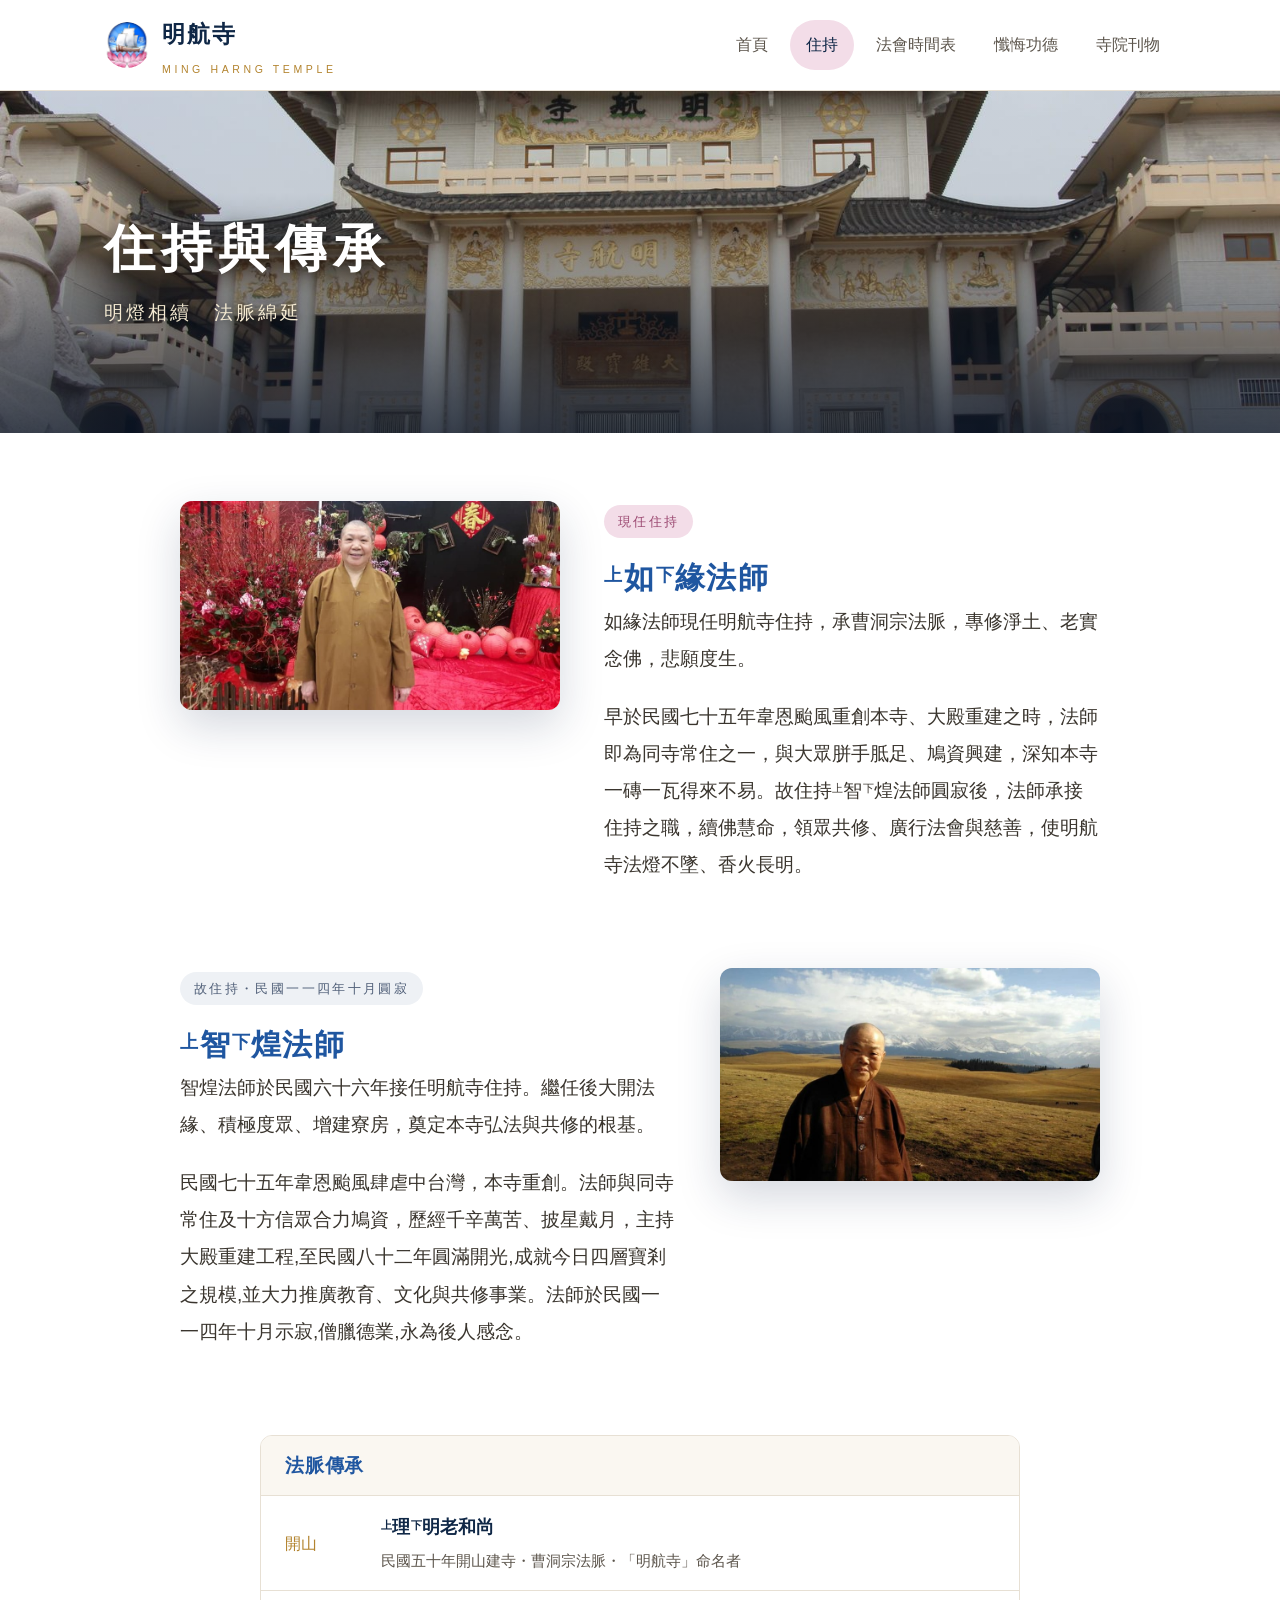
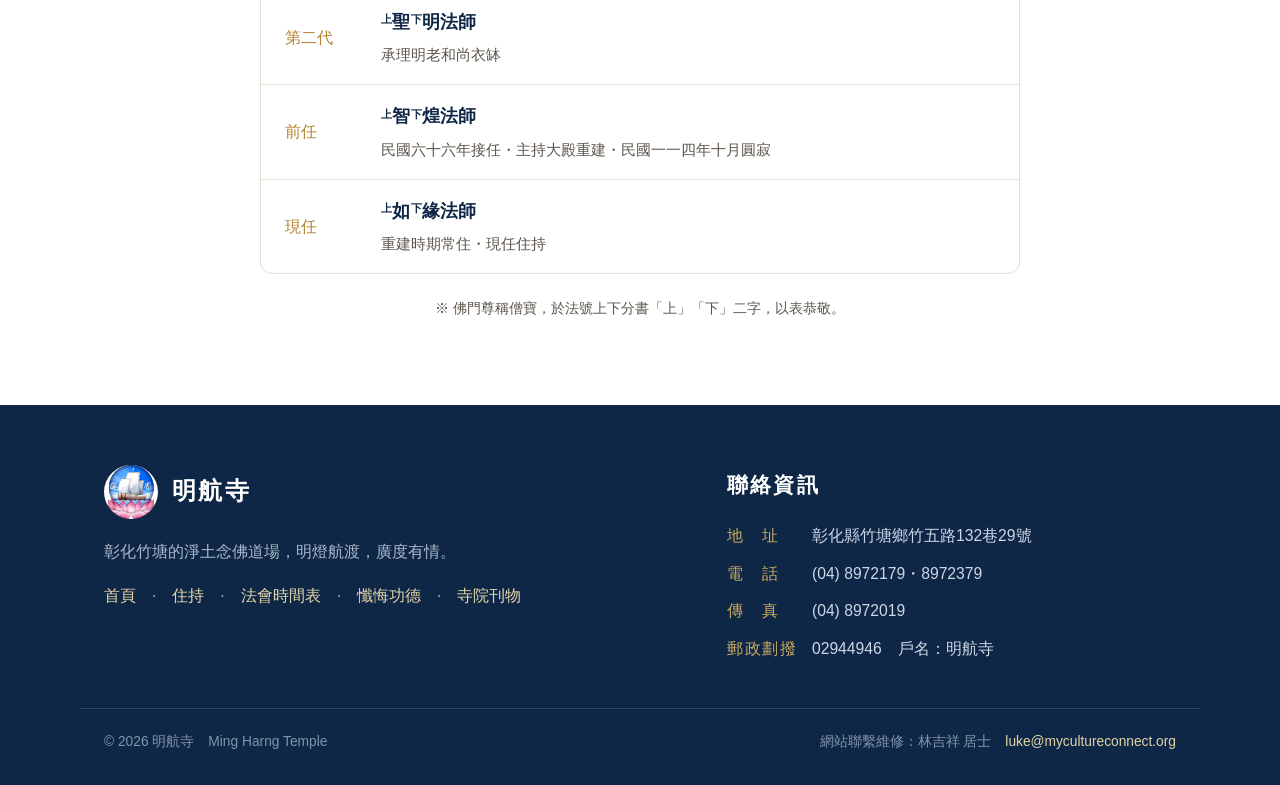
<file: abbots.html>
<!DOCTYPE html>
<html lang="zh-Hant">
<head>
<meta charset="utf-8">
<meta name="viewport" content="width=device-width, initial-scale=1">
<title>住持 — 明航寺</title>
<meta name="description" content="明航寺現任住持上如下緣法師、故住持上智下煌法師，與自理明老和尚開山以來的法脈傳承。">
<link rel="icon" href="assets/img/logo.jpg">
<meta property="og:type" content="website">
<meta property="og:site_name" content="明航寺">
<meta property="og:locale" content="zh_TW">
<meta property="og:url" content="https://mingharng.org/abbots.html">
<meta property="og:title" content="住持與傳承｜明航寺">
<meta property="og:description" content="明航寺現任住持上如下緣法師、故住持上智下煌法師，與歷代法脈傳承。">
<meta property="og:image" content="https://mingharng.org/assets/img/banner-abbots.jpg">
<meta name="twitter:card" content="summary_large_image">
<link rel="canonical" href="https://mingharng.org/abbots.html">
<link rel="stylesheet" href="assets/css/style.css">
</head>
<body>

<header class="nav">
  <div class="nav-in">
    <a class="brand" href="index.html">
      <img src="assets/img/logo.jpg" alt="明航寺寺徽">
      <span><b>明航寺</b><span>MING HARNG TEMPLE</span></span>
    </a>
    <button class="nav-toggle" aria-label="選單">☰</button>
    <nav class="nav-links">
      <a href="index.html">首頁</a>
      <a href="abbots.html" class="active">住持</a>
      <a href="schedule.html">法會時間表</a>
      <a href="repentance.html">懺悔功德</a>
      <a href="periodicals.html">寺院刊物</a>
    </nav>
  </div>
</header>

<section class="banner" style="background-image:url('assets/img/banner-abbots.jpg')">
  <div class="banner-in">
    <h1>住持與傳承</h1>
    <p>明燈相續　法脈綿延</p>
  </div>
</section>

<!-- 現任住持 -->
<section>
  <div class="wrap">
    <div class="abbot rvl">
      <div class="portrait"><img src="assets/img/abbot-current.jpg" alt="明航寺現任住持上如下緣法師"></div>
      <div class="abbot-body">
        <span class="abbot-role">現任住持</span>
        <h2><span class="hon">上</span>如<span class="hon">下</span>緣法師</h2>
        <p>如緣法師現任明航寺住持，承曹洞宗法脈，專修淨土、老實念佛，悲願度生。</p>
        <p>早於民國七十五年韋恩颱風重創本寺、大殿重建之時，法師即為同寺常住之一，與大眾胼手胝足、鳩資興建，深知本寺一磚一瓦得來不易。故住持<span class="hon">上</span>智<span class="hon">下</span>煌法師圓寂後，法師承接住持之職，續佛慧命，領眾共修、廣行法會與慈善，使明航寺法燈不墜、香火長明。</p>
      </div>
    </div>

    <!-- 故住持 -->
    <div class="abbot rev rvl">
      <div class="portrait"><img src="assets/img/abbot-late.jpg" alt="明航寺故住持上智下煌法師"></div>
      <div class="abbot-body">
        <span class="abbot-role late">故住持・民國一一四年十月圓寂</span>
        <h2><span class="hon">上</span>智<span class="hon">下</span>煌法師</h2>
        <p>智煌法師於民國六十六年接任明航寺住持。繼任後大開法緣、積極度眾、增建寮房，奠定本寺弘法與共修的根基。</p>
        <p>民國七十五年韋恩颱風肆虐中台灣，本寺重創。法師與同寺常住及十方信眾合力鳩資，歷經千辛萬苦、披星戴月，主持大殿重建工程,至民國八十二年圓滿開光,成就今日四層寶剎之規模,並大力推廣教育、文化與共修事業。法師於民國一一四年十月示寂,僧臘德業,永為後人感念。</p>
      </div>
    </div>

    <!-- 傳承 -->
    <div class="lineage rvl">
      <h3>法脈傳承</h3>
      <table>
        <tr><td>開山</td><td><b><span class="hon">上</span>理<span class="hon">下</span>明老和尚</b><br><span class="lunar">民國五十年開山建寺・曹洞宗法脈・「明航寺」命名者</span></td></tr>
        <tr><td>第二代</td><td><b><span class="hon">上</span>聖<span class="hon">下</span>明法師</b><br><span class="lunar">承理明老和尚衣缽</span></td></tr>
        <tr><td>前任</td><td><b><span class="hon">上</span>智<span class="hon">下</span>煌法師</b><br><span class="lunar">民國六十六年接任・主持大殿重建・民國一一四年十月圓寂</span></td></tr>
        <tr><td>現任</td><td><b><span class="hon">上</span>如<span class="hon">下</span>緣法師</b><br><span class="lunar">重建時期常住・現任住持</span></td></tr>
      </table>
    </div>
    <p class="center" style="color:var(--ink-soft);font-size:.9rem;margin-top:20px">※ 佛門尊稱僧寶，於法號上下分書「上」「下」二字，以表恭敬。</p>
  </div>
</section>

<footer>
  <div class="foot-grid">
    <div>
      <div class="foot-brand"><img src="assets/img/logo.jpg" alt="明航寺"><b>明航寺</b></div>
      <p>彰化竹塘的淨土念佛道場，明燈航渡，廣度有情。</p>
      <p style="margin-top:14px"><a href="index.html">首頁</a>　·　<a href="abbots.html">住持</a>　·　<a href="schedule.html">法會時間表</a>　·　<a href="repentance.html">懺悔功德</a>　·　<a href="periodicals.html">寺院刊物</a></p>
    </div>
    <div class="contact">
      <h4>聯絡資訊</h4>
      <div><span class="k">地　址</span>彰化縣竹塘鄉竹五路132巷29號</div>
      <div><span class="k">電　話</span>(04) 8972179・8972379</div>
      <div><span class="k">傳　真</span>(04) 8972019</div>
      <div><span class="k">郵政劃撥</span>02944946　戶名：明航寺</div>
    </div>
  </div>
  <div class="foot-bottom">
    <span>© 2026 明航寺　Ming Harng Temple</span>
    <span>網站聯繫維修：林吉祥 居士　<a href="mailto:luke@mycultureconnect.org">luke@mycultureconnect.org</a></span>
  </div>
</footer>

<script src="assets/js/main.js"></script>
</body>
</html>
</file>
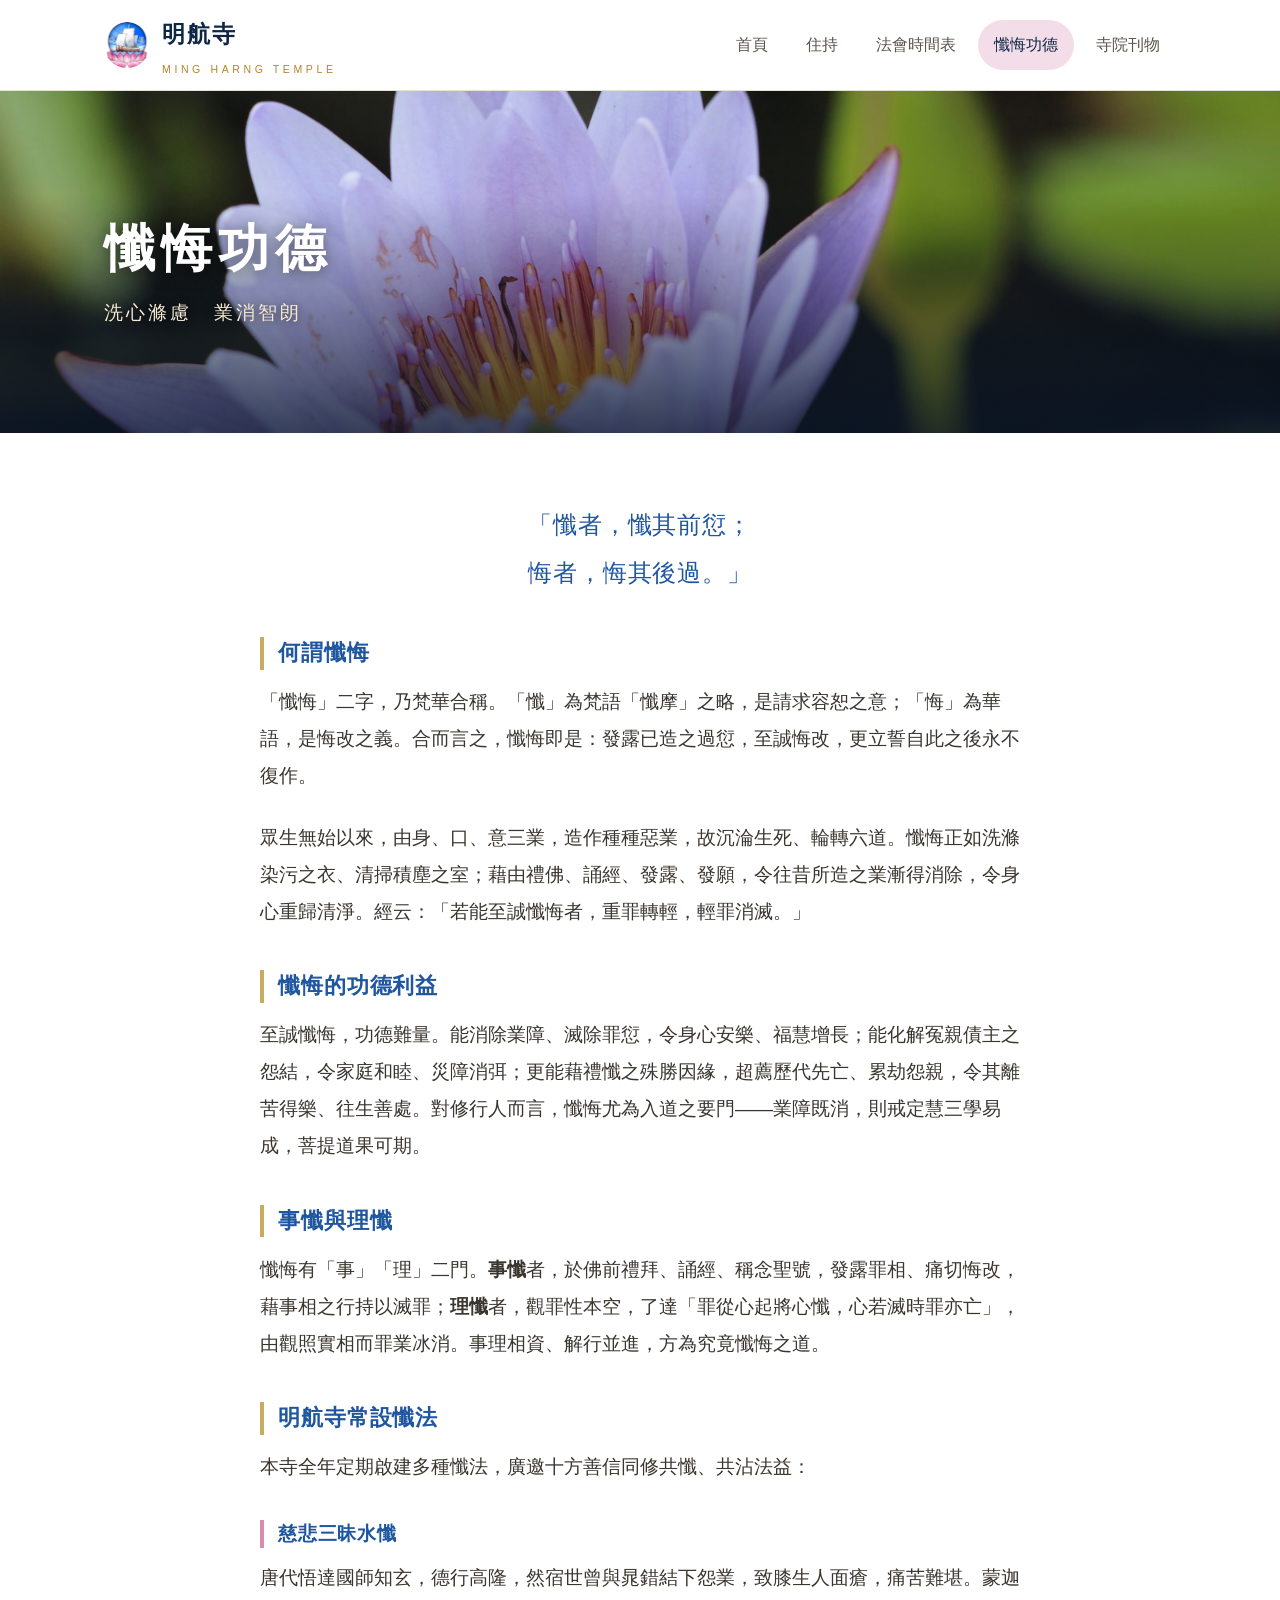
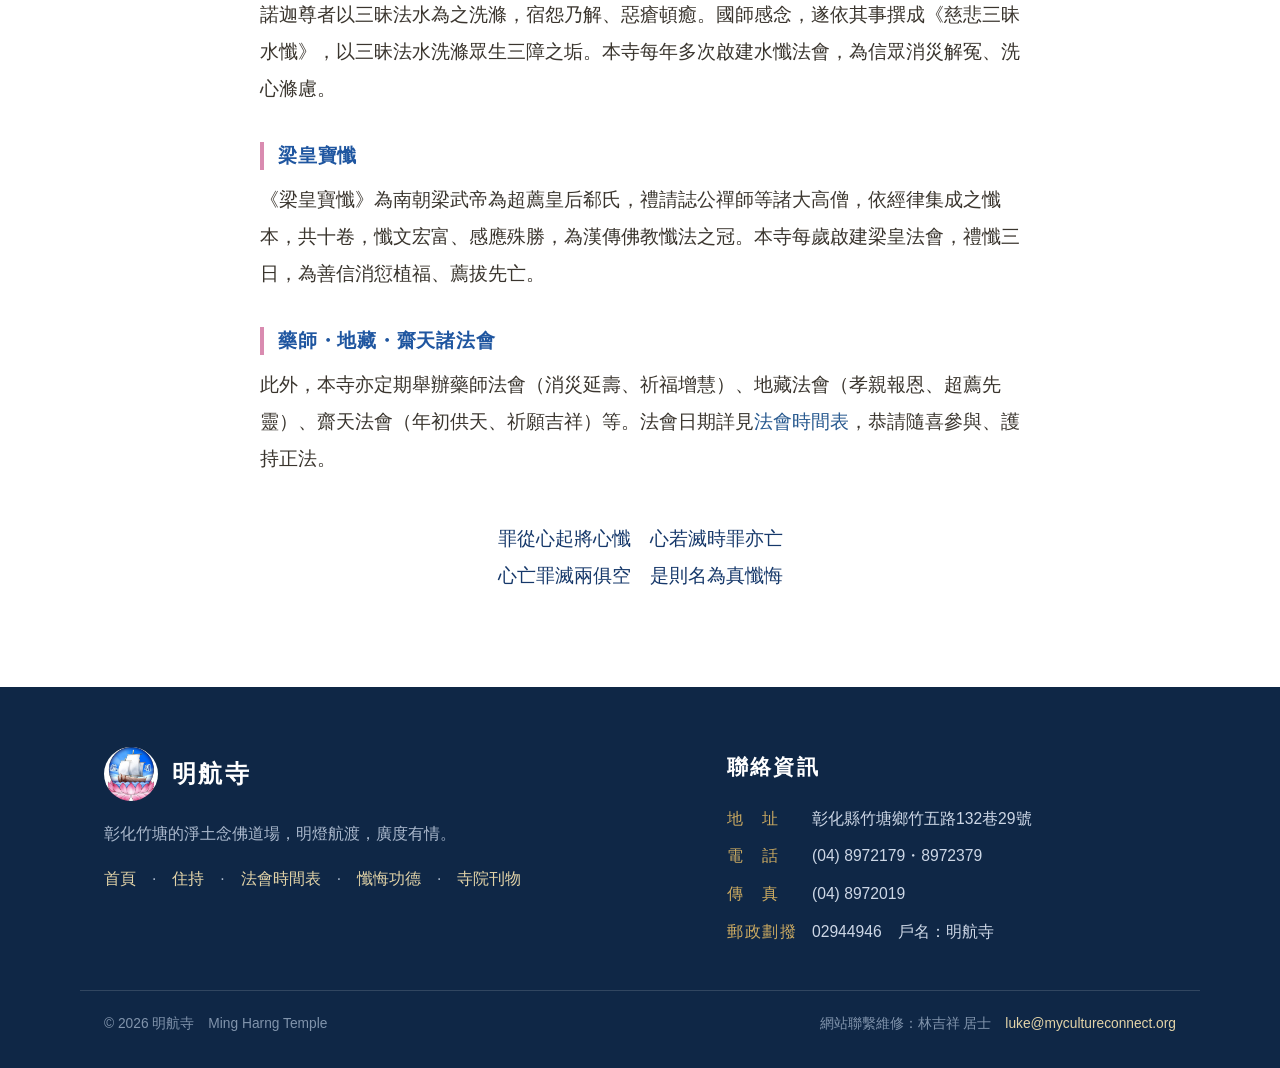
<file: repentance.html>
<!DOCTYPE html>
<html lang="zh-Hant">
<head>
<meta charset="utf-8">
<meta name="viewport" content="width=device-width, initial-scale=1">
<title>懺悔功德 — 明航寺</title>
<meta name="description" content="懺者懺其前愆，悔者悔其後過。略述懺悔之義與功德利益，及明航寺常設之慈悲三昧水懺、梁皇寶懺等懺法因緣。">
<link rel="icon" href="assets/img/logo.jpg">
<meta property="og:type" content="website">
<meta property="og:site_name" content="明航寺">
<meta property="og:locale" content="zh_TW">
<meta property="og:url" content="https://mingharng.org/repentance.html">
<meta property="og:title" content="懺悔功德｜明航寺">
<meta property="og:description" content="懺者懺其前愆，悔者悔其後過。略述懺悔之義與功德，及慈悲三昧水懺、梁皇寶懺等懺法因緣。">
<meta property="og:image" content="https://mingharng.org/assets/img/banner-repentance.jpg">
<meta name="twitter:card" content="summary_large_image">
<link rel="canonical" href="https://mingharng.org/repentance.html">
<link rel="stylesheet" href="assets/css/style.css">
</head>
<body>

<header class="nav">
  <div class="nav-in">
    <a class="brand" href="index.html">
      <img src="assets/img/logo.jpg" alt="明航寺寺徽">
      <span><b>明航寺</b><span>MING HARNG TEMPLE</span></span>
    </a>
    <button class="nav-toggle" aria-label="選單">☰</button>
    <nav class="nav-links">
      <a href="index.html">首頁</a>
      <a href="abbots.html">住持</a>
      <a href="schedule.html">法會時間表</a>
      <a href="repentance.html" class="active">懺悔功德</a>
      <a href="periodicals.html">寺院刊物</a>
    </nav>
  </div>
</header>

<section class="banner" style="background-image:url('assets/img/banner-repentance.jpg')">
  <div class="banner-in">
    <h1>懺悔功德</h1>
    <p>洗心滌慮　業消智朗</p>
  </div>
</section>

<section>
  <div class="wrap">
    <p class="lead-quote rvl">「懺者，懺其前愆；<br>悔者，悔其後過。」</p>

    <div class="prose rvl">
      <h3>何謂懺悔</h3>
      <p>「懺悔」二字，乃梵華合稱。「懺」為梵語「懺摩」之略，是請求容恕之意；「悔」為華語，是悔改之義。合而言之，懺悔即是：發露已造之過愆，至誠悔改，更立誓自此之後永不復作。</p>
      <p>眾生無始以來，由身、口、意三業，造作種種惡業，故沉淪生死、輪轉六道。懺悔正如洗滌染污之衣、清掃積塵之室；藉由禮佛、誦經、發露、發願，令往昔所造之業漸得消除，令身心重歸清淨。經云：「若能至誠懺悔者，重罪轉輕，輕罪消滅。」</p>

      <h3>懺悔的功德利益</h3>
      <p>至誠懺悔，功德難量。能消除業障、滅除罪愆，令身心安樂、福慧增長；能化解冤親債主之怨結，令家庭和睦、災障消弭；更能藉禮懺之殊勝因緣，超薦歷代先亡、累劫怨親，令其離苦得樂、往生善處。對修行人而言，懺悔尤為入道之要門——業障既消，則戒定慧三學易成，菩提道果可期。</p>

      <h3>事懺與理懺</h3>
      <p>懺悔有「事」「理」二門。<strong>事懺</strong>者，於佛前禮拜、誦經、稱念聖號，發露罪相、痛切悔改，藉事相之行持以滅罪；<strong>理懺</strong>者，觀罪性本空，了達「罪從心起將心懺，心若滅時罪亦亡」，由觀照實相而罪業冰消。事理相資、解行並進，方為究竟懺悔之道。</p>

      <h3>明航寺常設懺法</h3>
      <p>本寺全年定期啟建多種懺法，廣邀十方善信同修共懺、共沾法益：</p>

      <h3 style="font-size:1.2rem;border-left-color:var(--pink)">慈悲三昧水懺</h3>
      <p>唐代悟達國師知玄，德行高隆，然宿世曾與晁錯結下怨業，致膝生人面瘡，痛苦難堪。蒙迦諾迦尊者以三昧法水為之洗滌，宿怨乃解、惡瘡頓癒。國師感念，遂依其事撰成《慈悲三昧水懺》，以三昧法水洗滌眾生三障之垢。本寺每年多次啟建水懺法會，為信眾消災解冤、洗心滌慮。</p>

      <h3 style="font-size:1.2rem;border-left-color:var(--pink)">梁皇寶懺</h3>
      <p>《梁皇寶懺》為南朝梁武帝為超薦皇后郗氏，禮請誌公禪師等諸大高僧，依經律集成之懺本，共十卷，懺文宏富、感應殊勝，為漢傳佛教懺法之冠。本寺每歲啟建梁皇法會，禮懺三日，為善信消愆植福、薦拔先亡。</p>

      <h3 style="font-size:1.2rem;border-left-color:var(--pink)">藥師・地藏・齋天諸法會</h3>
      <p>此外，本寺亦定期舉辦藥師法會（消災延壽、祈福增慧）、地藏法會（孝親報恩、超薦先靈）、齋天法會（年初供天、祈願吉祥）等。法會日期詳見<a href="schedule.html">法會時間表</a>，恭請隨喜參與、護持正法。</p>

      <p class="center" style="margin-top:2.2em;font-family:var(--serif);font-size:1.2rem;color:var(--blue)">罪從心起將心懺　心若滅時罪亦亡<br>心亡罪滅兩俱空　是則名為真懺悔</p>
    </div>
  </div>
</section>

<footer>
  <div class="foot-grid">
    <div>
      <div class="foot-brand"><img src="assets/img/logo.jpg" alt="明航寺"><b>明航寺</b></div>
      <p>彰化竹塘的淨土念佛道場，明燈航渡，廣度有情。</p>
      <p style="margin-top:14px"><a href="index.html">首頁</a>　·　<a href="abbots.html">住持</a>　·　<a href="schedule.html">法會時間表</a>　·　<a href="repentance.html">懺悔功德</a>　·　<a href="periodicals.html">寺院刊物</a></p>
    </div>
    <div class="contact">
      <h4>聯絡資訊</h4>
      <div><span class="k">地　址</span>彰化縣竹塘鄉竹五路132巷29號</div>
      <div><span class="k">電　話</span>(04) 8972179・8972379</div>
      <div><span class="k">傳　真</span>(04) 8972019</div>
      <div><span class="k">郵政劃撥</span>02944946　戶名：明航寺</div>
    </div>
  </div>
  <div class="foot-bottom">
    <span>© 2026 明航寺　Ming Harng Temple</span>
    <span>網站聯繫維修：林吉祥 居士　<a href="mailto:luke@mycultureconnect.org">luke@mycultureconnect.org</a></span>
  </div>
</footer>

<script src="assets/js/main.js"></script>
</body>
</html>
</file>
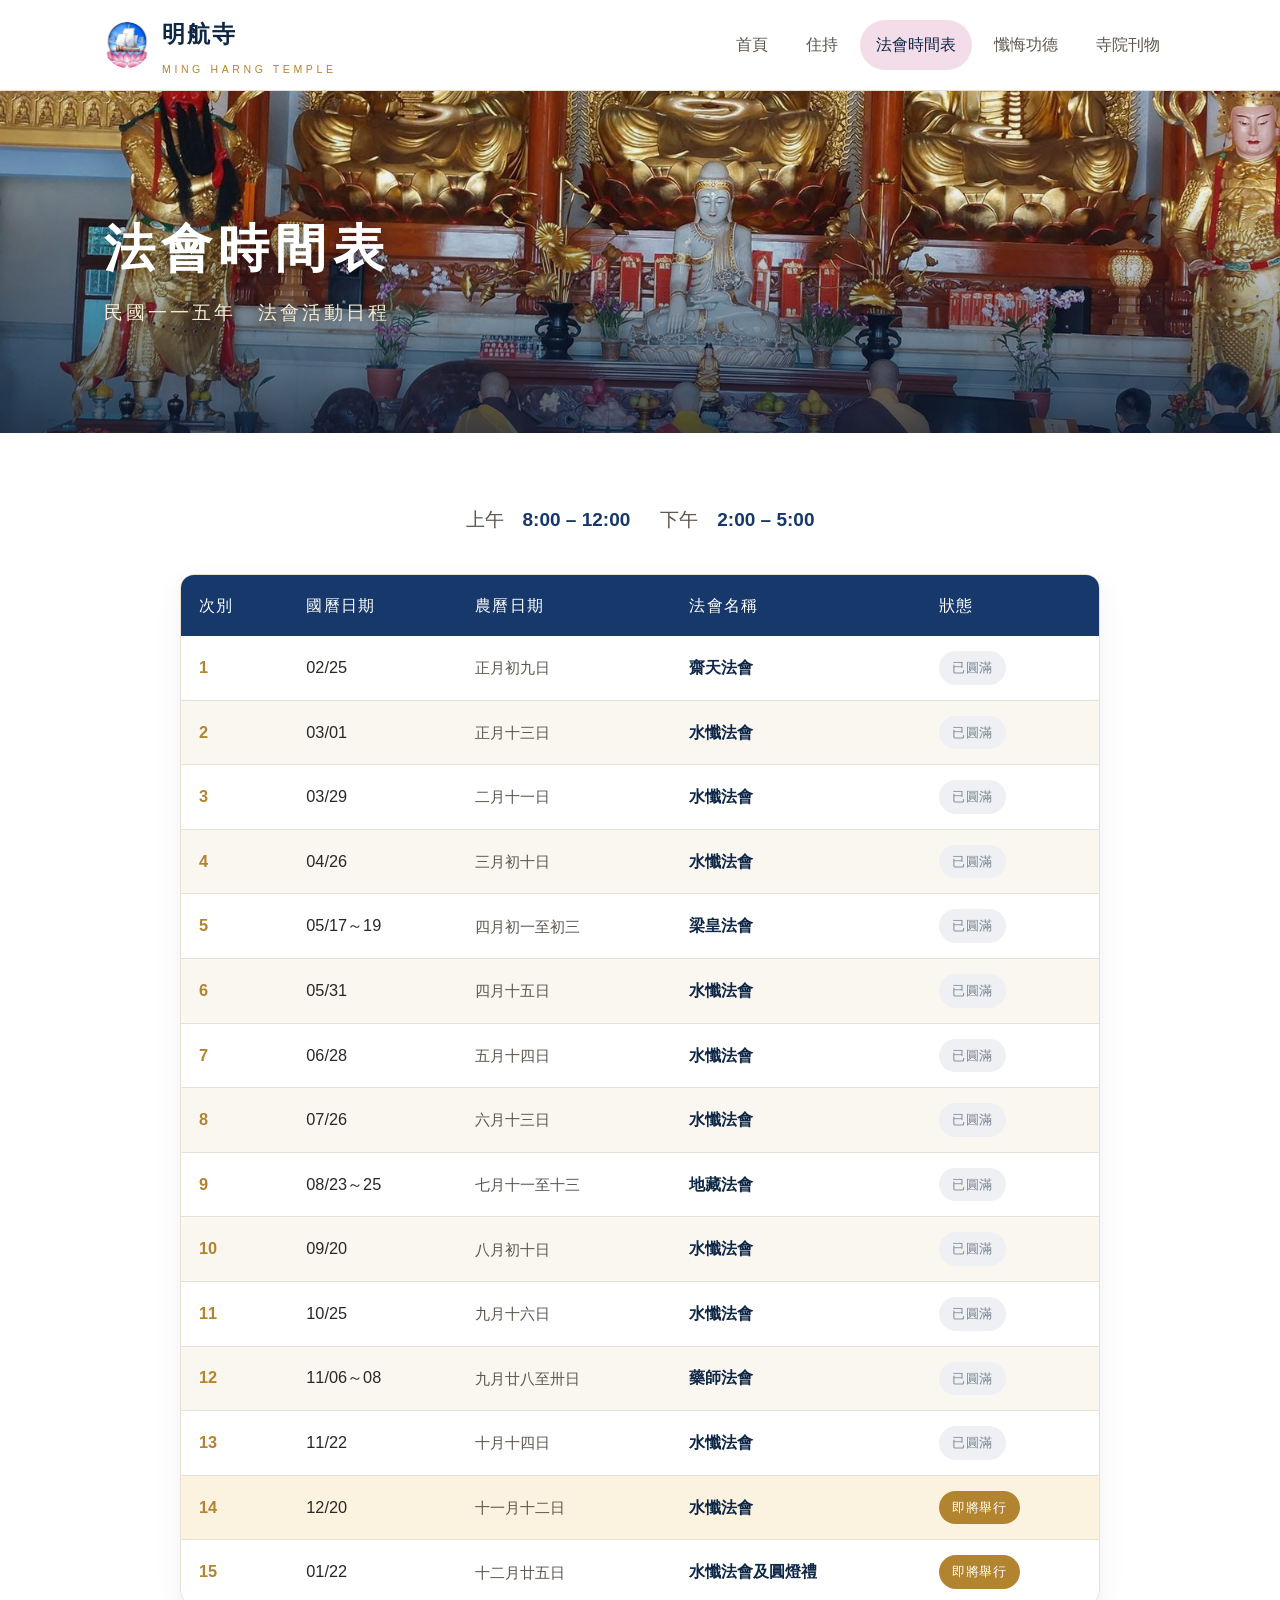
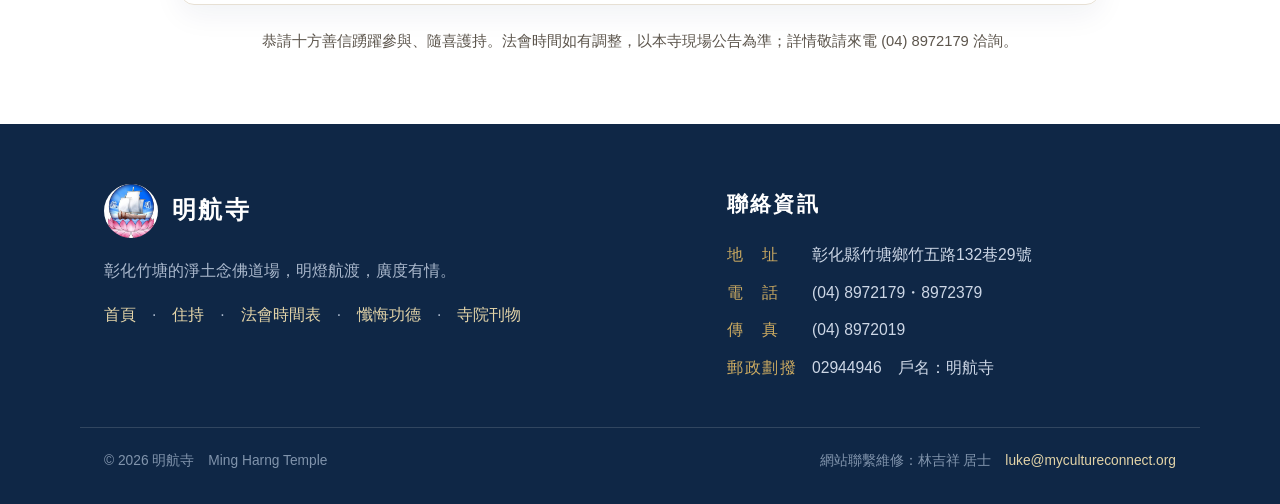
<file: schedule.html>
<!DOCTYPE html>
<html lang="zh-Hant">
<head>
<meta charset="utf-8">
<meta name="viewport" content="width=device-width, initial-scale=1">
<title>法會時間表 — 明航寺</title>
<meta name="description" content="明航寺民國一一五年法會活動日程表：水懺法會、梁皇法會、藥師法會、地藏法會、齋天法會等，恭請十方善信踴躍參與。">
<link rel="icon" href="assets/img/logo.jpg">
<meta property="og:type" content="website">
<meta property="og:site_name" content="明航寺">
<meta property="og:locale" content="zh_TW">
<meta property="og:url" content="https://mingharng.org/schedule.html">
<meta property="og:title" content="法會時間表｜明航寺">
<meta property="og:description" content="明航寺民國一一五年法會日程：水懺、梁皇、藥師、地藏、齋天法會，恭請十方善信踴躍參與、共沾法喜。">
<meta property="og:image" content="https://mingharng.org/assets/img/banner-schedule.jpg">
<meta name="twitter:card" content="summary_large_image">
<link rel="canonical" href="https://mingharng.org/schedule.html">
<link rel="stylesheet" href="assets/css/style.css">
</head>
<body>

<header class="nav">
  <div class="nav-in">
    <a class="brand" href="index.html">
      <img src="assets/img/logo.jpg" alt="明航寺寺徽">
      <span><b>明航寺</b><span>MING HARNG TEMPLE</span></span>
    </a>
    <button class="nav-toggle" aria-label="選單">☰</button>
    <nav class="nav-links">
      <a href="index.html">首頁</a>
      <a href="abbots.html">住持</a>
      <a href="schedule.html" class="active">法會時間表</a>
      <a href="repentance.html">懺悔功德</a>
      <a href="periodicals.html">寺院刊物</a>
    </nav>
  </div>
</header>

<section class="banner" style="background-image:url('assets/img/banner-schedule.jpg')">
  <div class="banner-in">
    <h1>法會時間表</h1>
    <p>民國一一五年　法會活動日程</p>
  </div>
</section>

<section>
  <div class="wrap">
    <div class="sched-meta">
      <span>上午　<b>8:00 – 12:00</b></span>
      <span>下午　<b>2:00 – 5:00</b></span>
    </div>

    <div class="table-wrap">
      <table class="sched">
        <thead>
          <tr><th>次別</th><th>國曆日期</th><th class="hide-sm">農曆日期</th><th>法會名稱</th><th>狀態</th></tr>
        </thead>
        <tbody>
          <tr data-start="2026-02-25"><td class="no">1</td><td>02/25</td><td class="hide-sm lunar">正月初九日</td><td class="dharma">齋天法會</td><td class="status"></td></tr>
          <tr data-start="2026-03-01"><td class="no">2</td><td>03/01</td><td class="hide-sm lunar">正月十三日</td><td class="dharma">水懺法會</td><td class="status"></td></tr>
          <tr data-start="2026-03-29"><td class="no">3</td><td>03/29</td><td class="hide-sm lunar">二月十一日</td><td class="dharma">水懺法會</td><td class="status"></td></tr>
          <tr data-start="2026-04-26"><td class="no">4</td><td>04/26</td><td class="hide-sm lunar">三月初十日</td><td class="dharma">水懺法會</td><td class="status"></td></tr>
          <tr data-start="2026-05-17" data-end="2026-05-19"><td class="no">5</td><td>05/17～19</td><td class="hide-sm lunar">四月初一至初三</td><td class="dharma">梁皇法會</td><td class="status"></td></tr>
          <tr data-start="2026-05-31"><td class="no">6</td><td>05/31</td><td class="hide-sm lunar">四月十五日</td><td class="dharma">水懺法會</td><td class="status"></td></tr>
          <tr data-start="2026-06-28"><td class="no">7</td><td>06/28</td><td class="hide-sm lunar">五月十四日</td><td class="dharma">水懺法會</td><td class="status"></td></tr>
          <tr data-start="2026-07-26"><td class="no">8</td><td>07/26</td><td class="hide-sm lunar">六月十三日</td><td class="dharma">水懺法會</td><td class="status"></td></tr>
          <tr data-start="2026-08-23" data-end="2026-08-25"><td class="no">9</td><td>08/23～25</td><td class="hide-sm lunar">七月十一至十三</td><td class="dharma">地藏法會</td><td class="status"></td></tr>
          <tr data-start="2026-09-20"><td class="no">10</td><td>09/20</td><td class="hide-sm lunar">八月初十日</td><td class="dharma">水懺法會</td><td class="status"></td></tr>
          <tr data-start="2026-10-25"><td class="no">11</td><td>10/25</td><td class="hide-sm lunar">九月十六日</td><td class="dharma">水懺法會</td><td class="status"></td></tr>
          <tr data-start="2026-11-06" data-end="2026-11-08"><td class="no">12</td><td>11/06～08</td><td class="hide-sm lunar">九月廿八至卅日</td><td class="dharma">藥師法會</td><td class="status"></td></tr>
          <tr data-start="2026-11-22"><td class="no">13</td><td>11/22</td><td class="hide-sm lunar">十月十四日</td><td class="dharma">水懺法會</td><td class="status"></td></tr>
          <tr data-start="2026-12-20"><td class="no">14</td><td>12/20</td><td class="hide-sm lunar">十一月十二日</td><td class="dharma">水懺法會</td><td class="status"></td></tr>
          <tr data-start="2027-01-22"><td class="no">15</td><td>01/22</td><td class="hide-sm lunar">十二月廿五日</td><td class="dharma">水懺法會及圓燈禮</td><td class="status"></td></tr>
        </tbody>
      </table>
    </div>
    <p class="sched-note">恭請十方善信踴躍參與、隨喜護持。法會時間如有調整，以本寺現場公告為準；詳情敬請來電 (04) 8972179 洽詢。</p>
  </div>
</section>

<footer>
  <div class="foot-grid">
    <div>
      <div class="foot-brand"><img src="assets/img/logo.jpg" alt="明航寺"><b>明航寺</b></div>
      <p>彰化竹塘的淨土念佛道場，明燈航渡，廣度有情。</p>
      <p style="margin-top:14px"><a href="index.html">首頁</a>　·　<a href="abbots.html">住持</a>　·　<a href="schedule.html">法會時間表</a>　·　<a href="repentance.html">懺悔功德</a>　·　<a href="periodicals.html">寺院刊物</a></p>
    </div>
    <div class="contact">
      <h4>聯絡資訊</h4>
      <div><span class="k">地　址</span>彰化縣竹塘鄉竹五路132巷29號</div>
      <div><span class="k">電　話</span>(04) 8972179・8972379</div>
      <div><span class="k">傳　真</span>(04) 8972019</div>
      <div><span class="k">郵政劃撥</span>02944946　戶名：明航寺</div>
    </div>
  </div>
  <div class="foot-bottom">
    <span>© 2026 明航寺　Ming Harng Temple</span>
    <span>網站聯繫維修：林吉祥 居士　<a href="mailto:luke@mycultureconnect.org">luke@mycultureconnect.org</a></span>
  </div>
</footer>

<script src="assets/js/main.js"></script>
</body>
</html>
</file>
<file: assets/css/style.css>
/* ===== 明航寺 mingharng.org ===== */
:root{
  --blue:#16386a;        /* 法船天空藍 */
  --blue-2:#27598f;
  --blue-ink:#0f2746;
  --head:#1f56a0;        /* 標題用較亮的法船藍 */
  --gold:#b3842f;        /* 寺院金 */
  --gold-soft:#caa961;
  --pink:#d98bb0;        /* 蓮花粉 */
  --pink-soft:#f3dde8;
  --ink:#2b2722;
  --ink-soft:#5c554c;
  --line:#e7e0d4;
  --bg:#ffffff;
  --bg-warm:#faf7f1;
  --maxw:1120px;
  /* 標題與品牌用較重的黑體，乾淨現代、不呆板 */
  --serif:"PingFang TC","Apple LiGothic Medium","Microsoft JhengHei",sans-serif;
  --sans:"PingFang TC","Apple LiGothic Medium","Microsoft JhengHei",sans-serif;
}
*{box-sizing:border-box}
html{scroll-behavior:smooth}
body{
  margin:0;font-family:var(--sans);color:var(--ink);background:var(--bg);
  font-size:19px;line-height:1.95;-webkit-font-smoothing:antialiased;
}
img{max-width:100%;display:block}
a{color:var(--blue-2);text-decoration:none}
a:hover{color:var(--gold)}
h1,h2,h3{font-family:var(--serif);font-weight:700;line-height:1.45;color:var(--head);letter-spacing:.04em}

/* 法號尊稱：上/下 小字偏上 */
.hon{font-size:.6em;vertical-align:.42em;margin:0 .02em;color:inherit;font-family:var(--serif)}

.wrap{max-width:var(--maxw);margin:0 auto;padding:0 24px}

/* ---- 導覽列 ---- */
.nav{position:sticky;top:0;z-index:50;background:rgba(255,255,255,.93);
  backdrop-filter:saturate(1.4) blur(8px);border-bottom:1px solid var(--line)}
.nav-in{max-width:var(--maxw);margin:0 auto;padding:10px 24px;display:flex;align-items:center;gap:16px}
.brand{display:flex;align-items:center;gap:12px;color:var(--blue-ink)}
.brand img{width:46px;height:46px;border-radius:50%}
.brand b{font-family:var(--serif);font-size:1.45rem;letter-spacing:.08em;color:var(--blue-ink)}
.brand span{display:block;font-size:.66rem;letter-spacing:.34em;color:var(--gold);margin-top:2px}
.nav-links{margin-left:auto;display:flex;gap:6px;align-items:center}
.nav-links a{padding:9px 16px;border-radius:999px;color:var(--ink-soft);font-size:1.02rem;transition:.2s}
.nav-links a:hover{background:var(--bg-warm);color:var(--blue-ink)}
.nav-links a.active{color:var(--blue-ink);background:var(--pink-soft)}
.nav-toggle{display:none;margin-left:auto;background:none;border:1px solid var(--line);
  border-radius:8px;padding:8px 11px;font-size:1.2rem;cursor:pointer;color:var(--blue-ink)}

/* ---- Hero（首頁） ---- */
.hero{position:relative;min-height:80vh;display:flex;align-items:flex-end;
  background:#0c1f3a;color:#fff;overflow:hidden}
.hero-bg{position:absolute;inset:0;z-index:0;background:center/cover no-repeat;
  transform:scale(1.04);animation:kenburns 26s ease-in-out infinite alternate;will-change:transform}
.hero::after{content:"";position:absolute;inset:0;z-index:1;
  background:linear-gradient(to top,rgba(8,20,40,.82) 0%,rgba(8,20,40,.25) 42%,rgba(8,20,40,.05) 100%)}
.hero-in{position:relative;z-index:2;max-width:var(--maxw);margin:0 auto;width:100%;padding:0 24px 64px}
.hero h1{color:#fff;font-size:clamp(2.6rem,6vw,4.4rem);margin:0 0 .2em;letter-spacing:.14em;
  text-shadow:0 2px 18px rgba(0,0,0,.45);animation:heroUp .9s .15s ease both}
.hero .lead{font-size:clamp(1.05rem,2.4vw,1.5rem);letter-spacing:.18em;color:#f4ead2;
  text-shadow:0 1px 10px rgba(0,0,0,.5);margin:0;animation:heroUp .9s .4s ease both}
.hero .verse{margin-top:18px;font-family:var(--serif);font-size:clamp(1rem,2.2vw,1.3rem);
  color:#fff;opacity:.92;letter-spacing:.1em;animation:heroUp .9s .65s ease both}
@keyframes kenburns{from{transform:scale(1.04) translate(0,0)}to{transform:scale(1.14) translate(-1.5%,-2%)}}
@keyframes heroUp{from{opacity:0;transform:translateY(26px)}to{opacity:1;transform:none}}

/* 向下捲動提示 */
.scroll-cue{position:absolute;z-index:3;left:50%;bottom:26px;transform:translateX(-50%);
  width:30px;height:48px;border:2px solid rgba(255,255,255,.7);border-radius:16px;
  display:flex;justify-content:center;animation:cueFade 1s 1.1s ease both}
.scroll-cue span{display:block;width:5px;height:9px;border-radius:3px;background:#fff;margin-top:9px;
  animation:cueDot 1.8s ease-in-out infinite}
@keyframes cueDot{0%{opacity:0;transform:translateY(-3px)}40%{opacity:1}80%,100%{opacity:0;transform:translateY(12px)}}
@keyframes cueFade{from{opacity:0}to{opacity:.85}}

/* ---- 內頁 banner ---- */
.banner{position:relative;height:38vh;min-height:260px;display:flex;align-items:flex-end;
  background:#0c1f3a center/cover no-repeat;color:#fff}
.banner::after{content:"";position:absolute;inset:0;
  background:linear-gradient(to top,rgba(8,20,40,.75),rgba(8,20,40,.05) 70%)}
.banner-in{position:relative;z-index:2;max-width:var(--maxw);margin:0 auto;width:100%;padding:0 24px 34px}
.banner h1{color:#fff;font-size:clamp(2rem,5vw,3.2rem);margin:0;letter-spacing:.12em;text-shadow:0 2px 16px rgba(0,0,0,.5)}
.banner p{color:#f4ead2;letter-spacing:.16em;margin:.4em 0 0;text-shadow:0 1px 8px rgba(0,0,0,.5)}

/* ---- 區段 ---- */
section{padding:68px 0}
section.warm{background:var(--bg-warm)}
.eyebrow{display:block;text-align:center;color:var(--gold);letter-spacing:.42em;
  font-size:.8rem;margin-bottom:10px;font-weight:600}
.sec-title{text-align:center;font-size:clamp(1.7rem,3.6vw,2.5rem);margin:0 0 .85em}
.sec-title::after{content:"";display:block;width:54px;height:3px;margin:.5em auto 0;
  background:linear-gradient(90deg,var(--gold-soft),var(--gold));border-radius:3px}
.lotus-rule{width:100%;max-width:220px;margin:0 auto 40px;height:22px;
  background:no-repeat center/contain;opacity:.9}
.prose{max-width:760px;margin:0 auto}
.prose p{margin:0 0 1.3em;color:#3a352e}
.prose h3{font-size:1.4rem;margin:1.8em 0 .6em;color:var(--head);
  padding-left:14px;border-left:4px solid var(--gold-soft)}
.center{text-align:center}
.lead-quote{font-family:var(--serif);font-size:1.5rem;line-height:2;color:var(--head);
  text-align:center;max-width:760px;margin:0 auto 1.6em;letter-spacing:.04em}

/* ---- 簡介雙欄 ---- */
.split{display:grid;grid-template-columns:1.1fr .9fr;gap:48px;align-items:center;max-width:var(--maxw)}
.split img{border-radius:10px;box-shadow:0 14px 40px rgba(20,40,80,.16)}

/* ---- 畫廊 ---- */
.gallery{display:grid;grid-template-columns:repeat(4,1fr);gap:12px;max-width:var(--maxw)}
.gallery a{display:block;overflow:hidden;border-radius:8px;aspect-ratio:4/3;background:#eee}
.gallery img{width:100%;height:100%;object-fit:cover;transition:transform .6s ease}
.gallery a:hover img{transform:scale(1.07)}
.gallery .tall{grid-row:span 2;aspect-ratio:auto}

/* ---- 卡片 ---- */
.cards{display:grid;grid-template-columns:repeat(3,1fr);gap:24px;max-width:var(--maxw)}
.card{background:#fff;border:1px solid var(--line);border-radius:12px;padding:30px 26px;
  text-align:center;transition:.25s}
.card:hover{transform:translateY(-4px);box-shadow:0 16px 40px rgba(20,40,80,.12);border-color:var(--gold-soft)}
.card .ic{font-size:2rem;margin-bottom:8px}
.card h3{margin:.2em 0 .4em;font-size:1.3rem}
.card p{color:var(--ink-soft);font-size:.98rem;margin:0}

/* ---- 住持 ---- */
.abbot{display:grid;grid-template-columns:380px 1fr;gap:44px;align-items:start;
  max-width:920px;margin:0 auto 64px}
.abbot.rev{grid-template-columns:1fr 380px}
.abbot.rev .portrait{order:2}
.portrait{border-radius:12px;overflow:hidden;box-shadow:0 16px 44px rgba(20,40,80,.18);background:#eee}
.portrait img{width:100%;display:block}
.abbot-body h2{font-size:1.9rem;margin:.1em 0 .1em}
.abbot-role{display:inline-block;background:var(--pink-soft);color:#9c4a72;
  padding:4px 14px;border-radius:999px;font-size:.82rem;letter-spacing:.18em;margin-bottom:14px;font-family:var(--sans)}
.abbot-role.late{background:#eef1f5;color:#516079}
.abbot-body p{color:#3a352e;margin:0 0 1.1em}

.lineage{max-width:760px;margin:0 auto;border:1px solid var(--line);border-radius:12px;overflow:hidden}
.lineage h3{background:var(--bg-warm);margin:0;padding:16px 24px;font-size:1.2rem;border-bottom:1px solid var(--line)}
.lineage table{width:100%;border-collapse:collapse;font-size:1rem}
.lineage td{padding:14px 24px;border-bottom:1px solid var(--line)}
.lineage tr:last-child td{border-bottom:none}
.lineage td:first-child{color:var(--gold);font-family:var(--serif);white-space:nowrap;width:96px}
.lineage td b{font-size:1.1rem;color:var(--blue-ink)}

/* ---- 法會表 ---- */
.sched-meta{display:flex;justify-content:center;gap:30px;flex-wrap:wrap;margin-bottom:36px;color:var(--ink-soft)}
.sched-meta b{color:var(--blue);font-family:var(--serif)}
.table-wrap{max-width:920px;margin:0 auto;border:1px solid var(--line);border-radius:14px;overflow:hidden;box-shadow:0 10px 30px rgba(20,40,80,.06)}
table.sched{width:100%;border-collapse:collapse;font-size:1.02rem}
table.sched thead th{background:var(--blue);color:#fff;font-family:var(--serif);font-weight:500;
  padding:15px 18px;text-align:left;letter-spacing:.08em;font-size:1rem}
table.sched td{padding:15px 18px;border-bottom:1px solid var(--line)}
table.sched tbody tr:nth-child(even){background:var(--bg-warm)}
table.sched tbody tr.is-next{background:#fbf3e0}
table.sched tbody tr:last-child td{border-bottom:none}
.no{color:var(--gold);font-family:var(--serif);font-weight:600}
.dharma{font-weight:600;color:var(--blue-ink)}
.lunar{color:var(--ink-soft);font-size:.94rem}
.badge{display:inline-block;padding:4px 13px;border-radius:999px;font-size:.82rem;letter-spacing:.06em;white-space:nowrap}
.badge.done{background:#eef0f3;color:#7d8694}
.badge.up{background:var(--gold);color:#fff}
.badge.now{background:#c0392b;color:#fff}
.sched-note{max-width:920px;margin:22px auto 0;color:var(--ink-soft);font-size:.92rem;text-align:center}

/* ---- 頁尾 ---- */
footer{background:var(--blue-ink);color:#cdd7e6;padding:60px 0 30px;font-size:.98rem}
.foot-grid{max-width:var(--maxw);margin:0 auto;padding:0 24px;display:grid;
  grid-template-columns:1.3fr 1fr;gap:40px}
footer h4{font-family:var(--serif);color:#fff;font-size:1.3rem;margin:0 0 16px;letter-spacing:.1em}
footer .foot-brand{display:flex;gap:14px;align-items:center;margin-bottom:18px}
footer .foot-brand img{width:54px;height:54px;border-radius:50%}
footer .foot-brand b{font-family:var(--serif);font-size:1.5rem;color:#fff;letter-spacing:.1em}
footer p{margin:.3em 0;color:#aab8cc}
footer .contact div{margin-bottom:7px}
footer .contact .k{color:var(--gold-soft);display:inline-block;min-width:5.4em;letter-spacing:.1em}
footer a{color:#e3d4a8}
footer a:hover{color:#fff}
.foot-bottom{max-width:var(--maxw);margin:36px auto 0;padding:20px 24px 0;border-top:1px solid rgba(255,255,255,.14);
  display:flex;justify-content:space-between;flex-wrap:wrap;gap:8px;color:#8194ac;font-size:.86rem}

/* ---- 燈箱 ---- */
.lb{position:fixed;inset:0;background:rgba(8,14,26,.93);display:none;align-items:center;justify-content:center;z-index:100;padding:24px}
.lb.open{display:flex}
.lb img{max-width:94vw;max-height:90vh;border-radius:8px;box-shadow:0 20px 60px rgba(0,0,0,.6)}
.lb button{position:absolute;top:20px;right:26px;background:none;border:none;color:#fff;font-size:2.4rem;cursor:pointer;line-height:1}

/* ---- 揭示動畫 ---- */
.rvl{opacity:0;transform:translateY(26px);transition:opacity .8s ease,transform .8s ease}
.rvl.in{opacity:1;transform:none}
/* 卡片錯落 */
.cards .rvl:nth-child(2){transition-delay:.13s}
.cards .rvl:nth-child(3){transition-delay:.26s}
/* 畫廊磚塊錯落浮現 */
.gallery a{opacity:0;transform:translateY(20px) scale(.985)}
.gallery.in a{animation:tileUp .55s ease forwards}
.gallery.in a:nth-child(1){animation-delay:.04s}
.gallery.in a:nth-child(2){animation-delay:.11s}
.gallery.in a:nth-child(3){animation-delay:.18s}
.gallery.in a:nth-child(4){animation-delay:.25s}
.gallery.in a:nth-child(5){animation-delay:.32s}
.gallery.in a:nth-child(6){animation-delay:.39s}
.gallery.in a:nth-child(7){animation-delay:.46s}
.gallery.in a:nth-child(8){animation-delay:.53s}
.gallery.in a:nth-child(9){animation-delay:.60s}
.gallery.in a:nth-child(10){animation-delay:.67s}
.gallery.in a:nth-child(11){animation-delay:.74s}
.gallery.in a:nth-child(12){animation-delay:.81s}
@keyframes tileUp{to{opacity:1;transform:none}}

/* ---- 刊物頁 ---- */
.prd-sub{text-align:center;color:var(--ink-soft);margin:-1em 0 2.2em;font-size:1rem;letter-spacing:.06em}
.prd-grid{display:grid;grid-template-columns:repeat(5,1fr);gap:16px;max-width:var(--maxw);margin:0 auto}
.prd-card{border-radius:10px;overflow:hidden;border:1px solid var(--line);background:#fff;transition:transform .25s,box-shadow .25s,border-color .25s}
.prd-card:hover{transform:translateY(-5px);box-shadow:0 14px 36px rgba(20,40,80,.13);border-color:var(--gold-soft)}
.prd-card img{width:100%;aspect-ratio:3/4;object-fit:cover;display:block;background:var(--bg-warm)}
.prd-info{padding:10px 12px 13px;text-align:center}
.prd-date{font-size:.84rem;color:var(--ink-soft);margin-bottom:8px}
.prd-actions{display:flex;flex-direction:column;gap:6px}
.btn-read{display:block;width:100%;background:var(--blue);color:#fff;border:none;border-radius:999px;
  padding:6px 10px;font-size:.78rem;letter-spacing:.04em;cursor:pointer;transition:background .2s;font-family:var(--sans)}
.btn-read:hover{background:var(--gold)}
.btn-dl{display:block;color:var(--blue-2);border:1px solid var(--line);border-radius:999px;
  padding:5px 10px;font-size:.78rem;letter-spacing:.04em;text-align:center;transition:.2s;text-decoration:none}
.btn-dl:hover{border-color:var(--gold-soft);color:var(--gold)}

/* PDF 閱讀器 Modal */
.pdf-modal{position:fixed;inset:0;z-index:200;background:rgba(8,14,26,.96);
  display:none;flex-direction:column}
.pdf-modal.open{display:flex}
.pdf-topbar{display:flex;align-items:center;justify-content:space-between;gap:12px;
  background:var(--blue-ink);padding:10px 18px;flex-shrink:0}
.pdf-modal-ttl{color:#f0e8d8;font-family:var(--serif);font-size:1rem;letter-spacing:.06em;
  white-space:nowrap;overflow:hidden;text-overflow:ellipsis;flex:1}
.pdf-topbar-actions{display:flex;gap:8px;flex-shrink:0}
.pdf-topbar-btn{background:rgba(255,255,255,.1);border:1px solid rgba(255,255,255,.25);
  color:#fff;border-radius:999px;padding:6px 16px;font-size:.84rem;cursor:pointer;
  text-decoration:none;transition:.2s;font-family:var(--sans)}
.pdf-topbar-btn:hover{background:rgba(255,255,255,.22);color:#fff}
.pdf-close-btn{background:rgba(180,60,60,.4);border-color:rgba(255,100,100,.3)}
.pdf-close-btn:hover{background:rgba(200,60,60,.7)}
#pdf-modal-frame{flex:1;width:100%;border:none;background:#fff}

/* 尊重減少動態偏好 */
@media(prefers-reduced-motion:reduce){
  .hero-bg{animation:none}
  .hero h1,.hero .lead,.hero .verse{animation:none}
  .scroll-cue,.scroll-cue span{animation:none;opacity:.85}
  .rvl{opacity:1;transform:none;transition:none}
  .gallery a{opacity:1;transform:none}
  .gallery.in a{animation:none}
  html{scroll-behavior:auto}
}

/* ---- 響應式 ---- */
@media(max-width:860px){
  body{font-size:18px}
  .nav-links{position:absolute;top:100%;left:0;right:0;background:#fff;border-bottom:1px solid var(--line);
    flex-direction:column;gap:0;padding:8px 16px 16px;display:none}
  .nav-links.open{display:flex}
  .nav-links a{width:100%;padding:13px 12px;border-radius:8px}
  .nav-toggle{display:block}
  .split{grid-template-columns:1fr;gap:28px}
  .split img{order:-1}
  .gallery{grid-template-columns:repeat(2,1fr)}
  .cards{grid-template-columns:1fr}
  .abbot,.abbot.rev{grid-template-columns:1fr;gap:22px;max-width:460px}
  .abbot.rev .portrait{order:-1}
  .foot-grid{grid-template-columns:1fr;gap:26px}
  table.sched .hide-sm{display:none}
  .sched-meta{gap:16px}
  .prd-grid{grid-template-columns:repeat(3,1fr);gap:12px}
}
@media(max-width:520px){
  .prd-grid{grid-template-columns:repeat(2,1fr);gap:10px}
}
</file>
